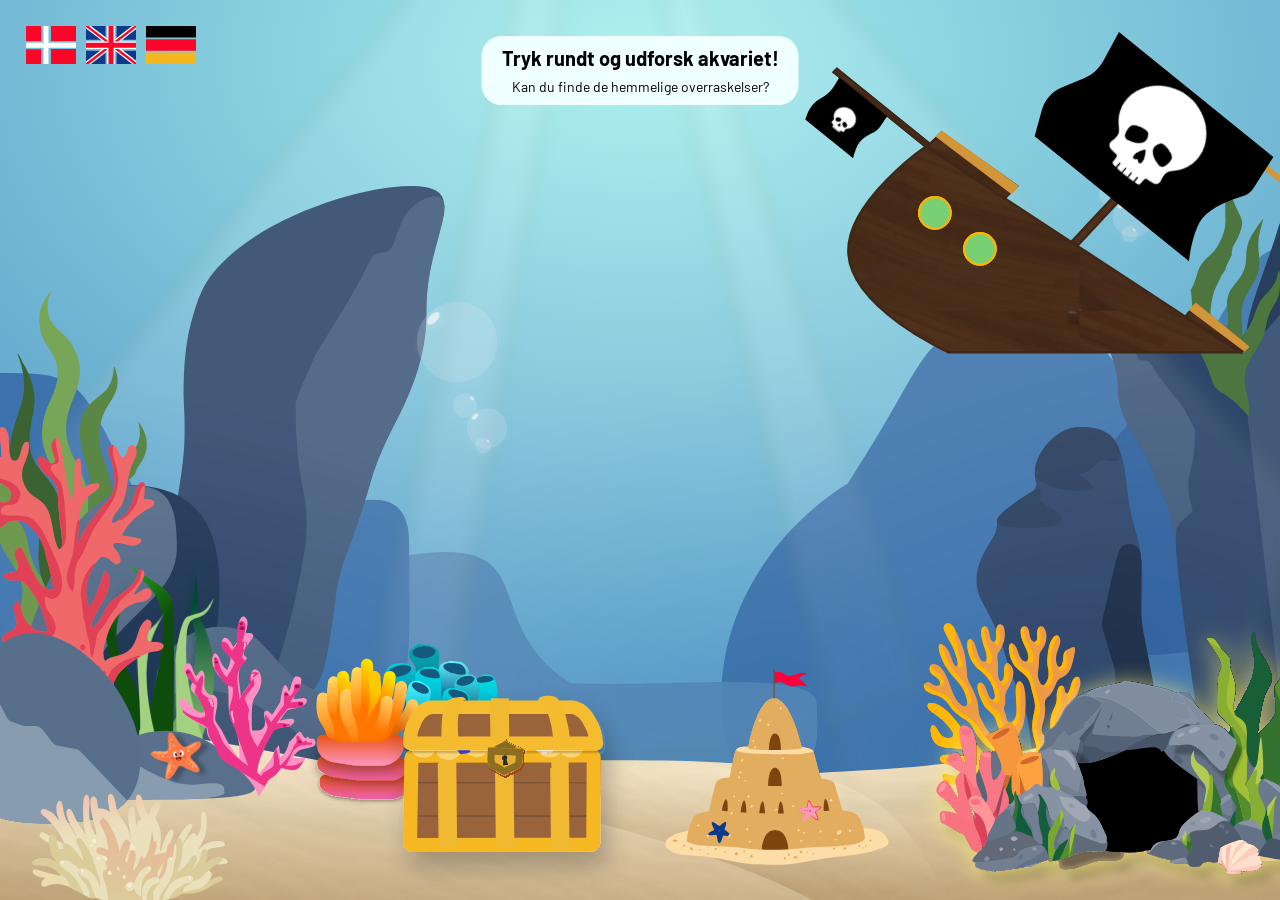
<file: index.html>
<!DOCTYPE html>
<html lang="da"> <!--Dansk-->
    <head>
        <meta charset="UTF-8">
        <meta name="viewport" content="width=device-width, initial-scale=1.0">
        <title>Storcenter Nord Akvarie</title>
        <link rel="stylesheet" href="css/style.css">
    </head>

    <body>
        <!--ikoner til at "vælge sprog", fungerer ikke i praksis-->
        <header id="sprog" class="sprog">
            <nav>
                <ul class="navbar">
                    <li><a href="#"><img src="img/dansk.svg" alt="dansk" id="dansk"></a></li>
                    <li><a href="#"><img src="img/engelsk.svg" alt="engelsk" id="engelsk"></a></li>
                    <li><a href="#"><img src="img/tysk.svg" alt="tysk" id="tysk"></a></li>
                </ul>
            </nav>
        </header>

        <main>
            <!--Introduktions boks-->
            <div class="intro-tekst"> 
                <h1>Tryk rundt og udforsk akvariet!</h1>
                <p>Kan du finde de hemmelige overraskelser?</p>
            </div>

            <!--Indholdet i akvariet-->
            <section id="scene" class="scene">
                <div class="bg">
                    <img src="img/blue_fish.svg" id="blueFish" class="fish1">
                    <img src="img/clown_fish.svg" id="clownFish" class="fish2">
                    <img src="img/green_fish.svg" id="greenFish" class="fish3">
                    <img src="img/guldfisk.svg" id="orangeFish" class="fish4">
                    <img src="img/seahorse-blue.svg" id="blueseahorse" class="fish5">
                    <img src="img/yellow_fish.svg" id="yellowFish" class="fish6">
                </div>

            <!--Link til grotten--->
                <a href="soehest.html" id="grotte-link"> 
                    <!---Billede af grotten--->
                </a>

            <!--Link til skattekisten--->
                <a href="gulkirurgfisk.html" id="skattekiste-link">
                    <img id="skattekiste" src="img/skattekiste-statisk.svg" alt="Skattekiste">
                </a>

            <!--Link til søanemonen-->
                <a href="klovnfisk.html" id="sea-anemone-link">
                    <img id="sea_anemone" src="img/sea_anemone.svg" alt="Søanemone">
                </a>

            <!---Link til sandslottet-->
                <a href="guldfisk.html" id="guldfisk-link">
                    <img id="sandslot" src="img/sandslotstatisk.svg" alt="Sandslot">
                </a>

            <!---Link til piratskib-->
                <a href="soestjerne.html" id="piratskib-link">
                    <img id="piratskib" src="img/piratskib.svg" alt="Piratskib">
                </a>
            </section>

            <div id="tooltip" class="tooltip" aria-live="polite"></div>      
        </main>

        <script src="js/script.js" defer></script>
    </body>
</html>
</file>
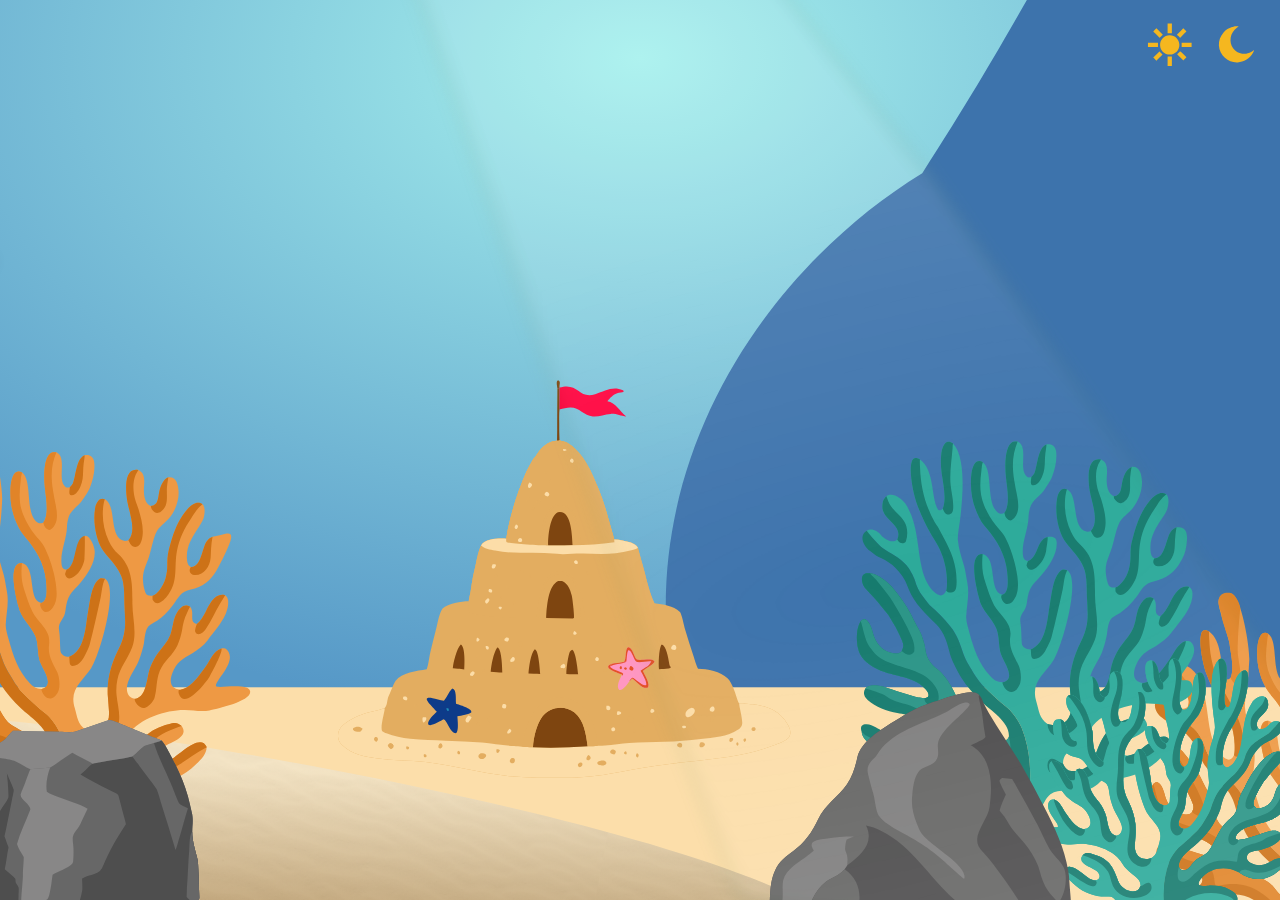
<file: guldfisk.html>
<!DOCTYPE html>

<html lang="da">
    <head>
        <meta charset="UTF-8">
        <meta name="viewport" content="width=device-width, initial-scale=1.0">
        <title>Goldies univers</title>
        <link rel="stylesheet" href="css/guldfiskstyle.css">
    </head>

    <body>
        <main>
            <img src="img/guld-dag.svg" alt="Goldies undervandsunivers" id="guld-baggrund">

            <div class="intro-tekst"> 
                <h1>Tryk rundt og udforsk akvariet!</h1>
                <p>Prøv at skifte mellem dag og nat</p>
            </div>

            <!-- Knapper til at skifte mellem dag og nat -->
            <section class="dag-nat-knapper">
                <button id="solKnap">
                    <img src="img/sun.svg" alt="Vis dag">
                </button>

                <button id="maaneKnap">
                    <img src="img/moon.svg" alt="Vis nat">
                </button>
            </section>

            <section id="scene" class="scene">
                <img src="img/guldfisk.svg" class="fish" alt="guldfisken svømmer">
                <img src="img/guldfisk.svg" class="fish" alt="guldfisken svømmer">
                <img src="img/guldfisk.svg" class="fish" alt="guldfisken svømmer">
            </section>

            <!--Link tilbage til main background-->
            <a href="index.html" class="main-link">← Tilbage til akvariet</a>

            <!--Spørgsmålstegn der kun vises om natten-->
            <button id="nat-knap" aria-label="Information om natten" hidden>
            <span class="spoergsmålstegn">?</span>
            </button>

            <!--Faktaboks om guldfisken-->
            <div id="nat-info" class="info-boks" hidden>
                <button id="luk-nat-info" aria-label="Luk">X</button>
                <h2>Vidste du det?</h2>
                <p>En guldfisk sover med åbne øjne!</p>
            </div>
        </main>
        <script src="js/guldfisk.js"></script>
    </body>
</html>
</file>
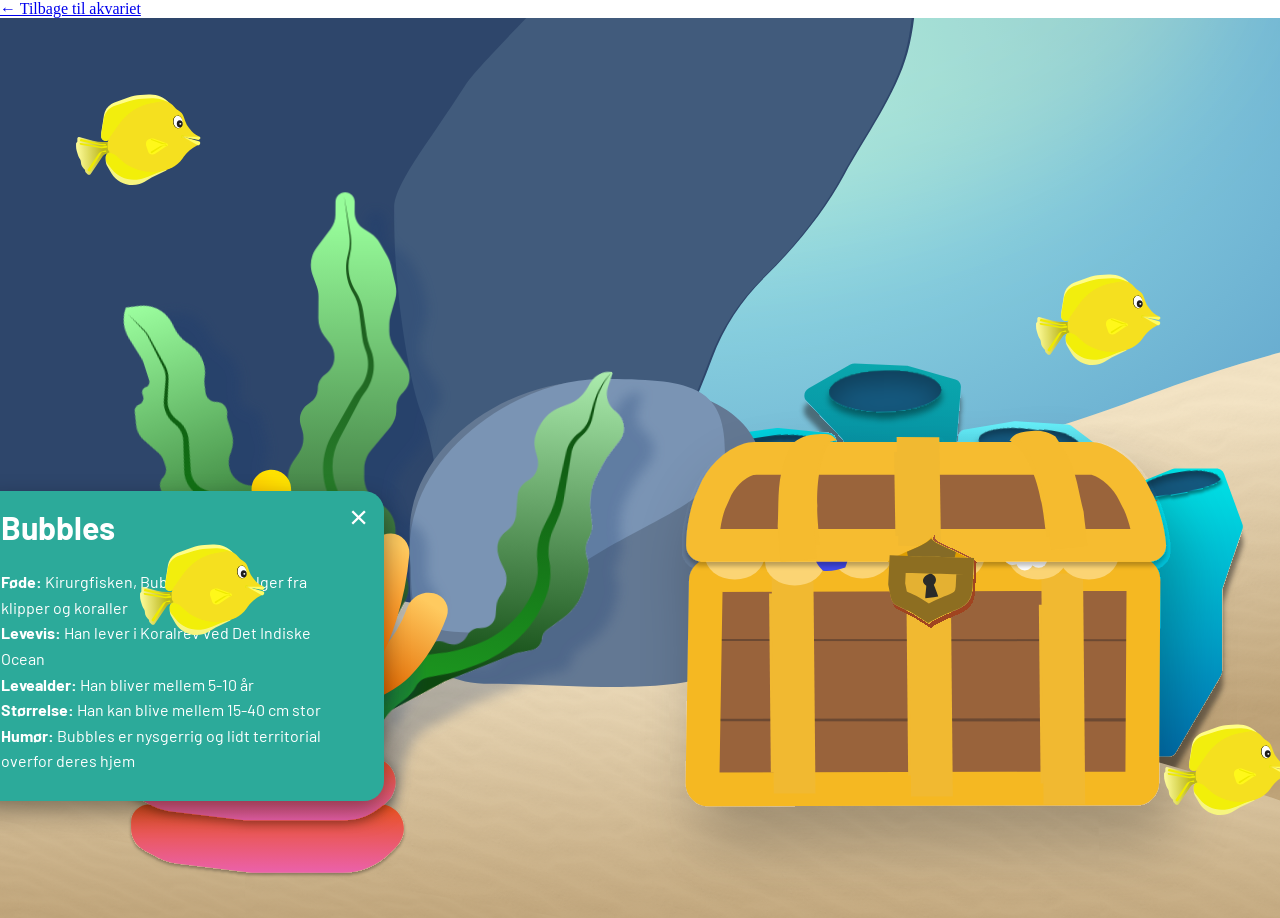
<file: gulkirurgfisk.html>
<!DOCTYPE html>
<html lang="en">
     <head>
     <meta charset="UTF-8">
     <meta name="viewport" content="width=device-width, initial-scale=1.0">
     <title>Bubbles Univers</title>
     <link rel="preconnect" href="https://fonts.googleapis.com">
          <link rel="preconnect" href="https://fonts.gstatic.com" crossorigin>
          <link href="https://fonts.googleapis.com/css2?family=Barlow:wght@400;600;700&display=swap" rel="stylesheet">
     <link rel="stylesheet" href="css/gulkirurgfiskstyle.css">
     </head>

     <body>
          <main>
               <!--Link tilbage til main background-->
               <a href="index.html" class="main-link">← Tilbage til akvariet</a>

               <div id="info-gulkirurgfisk">
                    <button id="luk-info" class="luk-knap" aria-label="Luk"></button>
                    <h1 id="fisk-navn"></h1>
                    <p><strong>Føde:</strong> <span id="fisk-foede"></span></p>
                    <p><strong>Levevis:</strong> <span id="fisk-levevis"></span></p>
                    <p><strong>Levealder:</strong> <span id="fisk-levealder"></span></p>
                    <p><strong>Størrelse:</strong> <span id="fisk-stoerrelse"></span></p>
                    <p><strong>Humør:</strong> <span id="fisk-humoer"></span></p>
               </div>

               <img src="img/kirurgfisk-background.svg" 
                    alt="Kirurgfiskens Univers"
                    id="kirurgfisk-baggrund"
                    aria-label="Kirurgfiskens Univers">

               <img src="img/skattekiste-statisk.svg" 
                    alt="Skattekiste" 
                    id="skattekiste">   

               <div id="fiskeSamling">
                    <img src="img/yellow_fish.svg" alt="fisk1" class="gulfisk fisk1">
                    <img src="img/yellow_fish.svg" alt="fisk2" class="gulfisk fisk2">
                    <img src="img/yellow_fish.svg" alt="fisk3" class="gulfisk fisk3">
                    <img src="img/yellow_fish.svg" alt="fisk4" class="gulfisk fisk4">
               </div>
          </main>
          <script src="js/gulkirurgfisk.js" defer></script>  
     </body>
</html>
</file>
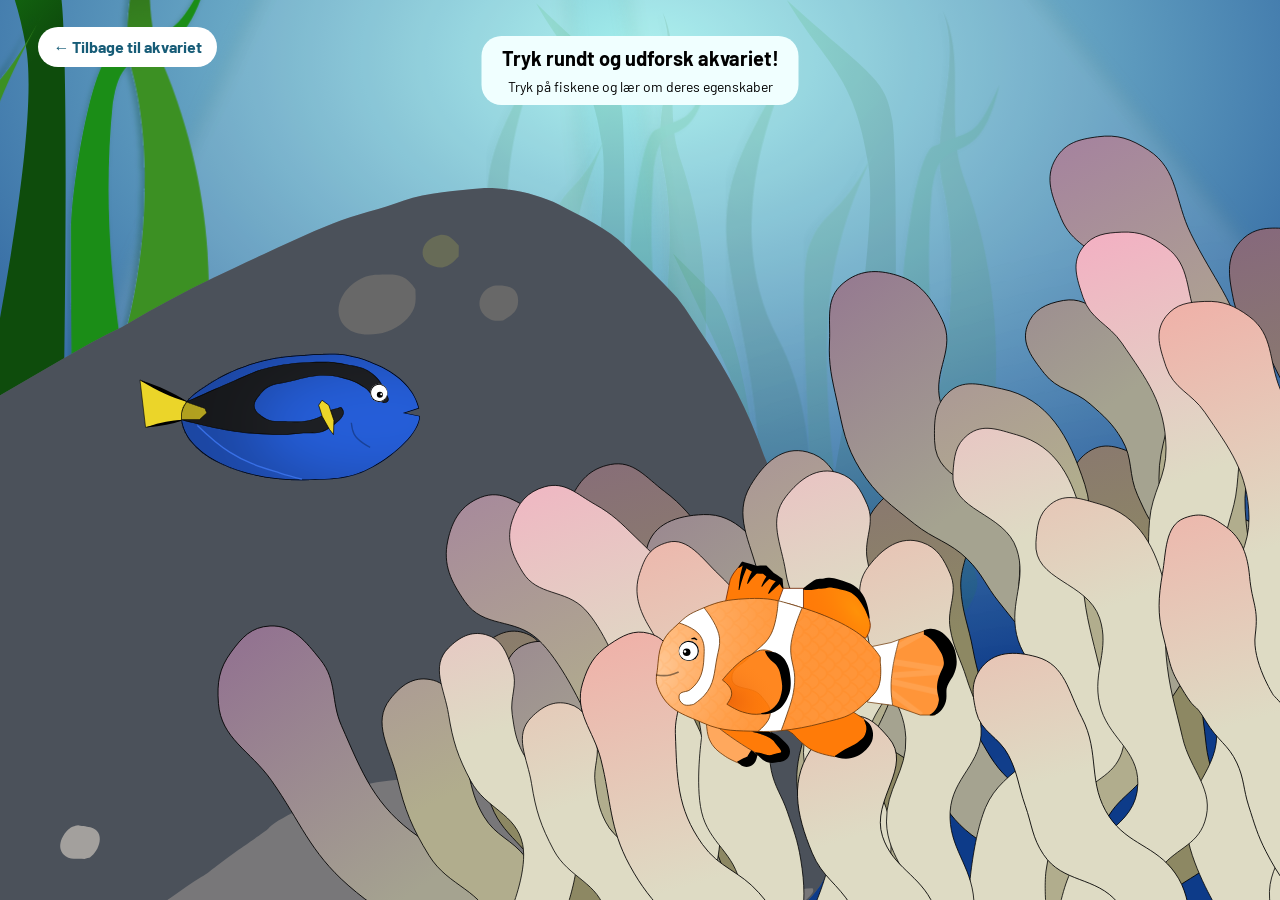
<file: klovnfisk.html>
<!DOCTYPE html>
<html lang="da">

    <head>
        <meta charset="UTF-8">
        <meta name="viewport" content="width=device-width, initial-scale=1.0">
        <title>Sea Anemone</title>
        <link rel="stylesheet" href="css/style.css">
        <link rel="stylesheet" href="css/klovnfisk.css">
    </head>

    <body>
        <main>
            <section id="sea-anemone-scene" class="scene sea-anemone-scene">
                <div class="sea-anemone-bg">
                    <img src="img/blue_fish.svg" id="Palettkirurg" class="klovnfisk1" alt="blå fisk">
                    <img src="img/clown_fish.svg" id="Klovnfisk" class="klovnfisk2" alt="klovnfisk">
                </div>

                <!--Link tilbage til main background-->
                <a href="index.html" class="main-link">← Tilbage til akvariet</a>

                <!-- Infotekst øverst-->
                <div class="intro-tekst"> 
                    <h1>Tryk rundt og udforsk akvariet!</h1>
                    <p>Tryk på fiskene og lær om deres egenskaber</p>
                </div>

                <!-- Talebobler-->
                <div id="blue-fish-info" class="blue-fish-info" hidden>
                    <p>Av! Søanemoner er giftige! Dem kan jeg ikke røre ved...</p>
                </div>

                <div id="clown-fish-info" class="clown-fish-info" hidden>
                    <p>Jeg er en klovnfisk! Jeg bor i søanemoner, fordi de beskytter mig mod rovdyr.</p>
                </div>

            </section>

            <div id="tooltip" class="tooltip" aria-live="polite"></div>
        </main>

        <script src="js/klovnfisk.js"></script>
    </body>
</html>
</file>
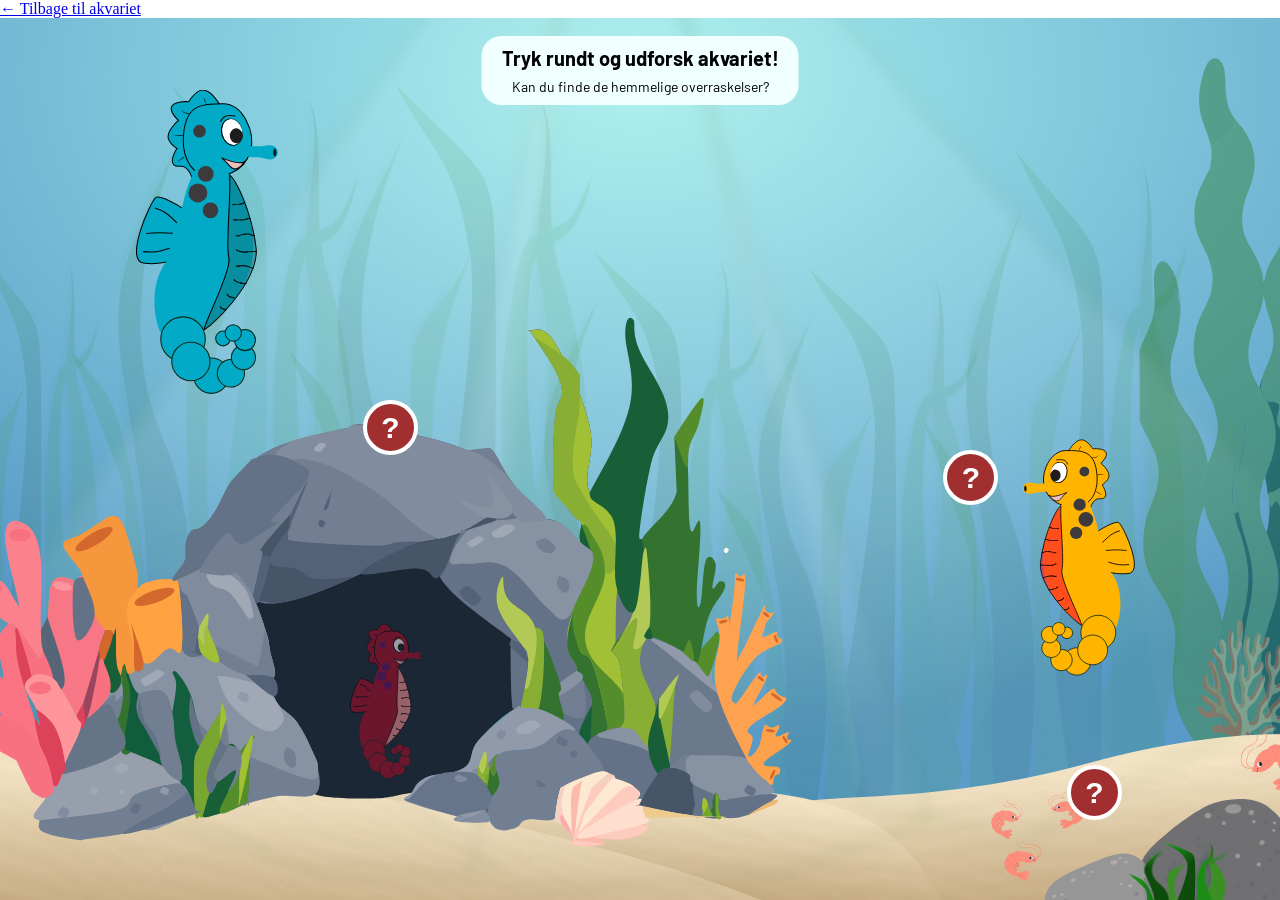
<file: soehest.html>
<!DOCTYPE html>
<html lang="da">

    <head>
        <meta charset="UTF-8">
        <meta name="viewport" content="width=device-width, initial-scale=1.0">
        <title>Sheldons univers</title>
        <link rel="stylesheet" href="css/soehest.css">
    </head>

    <body>
        <main>
            <!--Link tilbage til main background-->
            <a href="index.html" class="main-link">← Tilbage til akvariet</a>

            <!--INTRODUKTION TIL BØRN-->
            <div class="intro-tekst"> 
                <h1>Tryk rundt og udforsk akvariet!</h1>
                <p>Kan du finde de hemmelige overraskelser?</p>
            </div>

            <!--SHELDONS UNIVERS-->
            <img src="img/UNIVERSET.svg" alt="Sheldons undervandsunivers" class="baggrund">

            <!--SHELDON-->
            <img src="img/soehest-blue.svg" alt="Sheldon den blå søhest" id="sheldon">
            
            <!--SHELDONS TALEBOBLE-->
            <div id="sheldon-info" class="sheldon-boble" hidden>
                <button id="luk-sheldon" aria-label="Luk taleboble">X</button>
                <h2 class="sheldon-overskrift">Hej, jeg hedder Sheldon!</h2>
                <p class="sheldon-velkommen">Velkommen til mit undervandsunivers!</p>
                <p>Jeg elsker at danse rundt i vandet!</p>
            </div>

            <!--KLIKBART OMRÅDE VED GUL SØHEST-->
            <button id="gul-soehest-knap" aria-label="Information om søheste">
                <span class="spørgsmålstegn">?</span>
            </button>

            <div id="gul-soehest-info" class="info-boks" hidden>
                <button id="luk-gul-soehest" aria-label="Luk">X</button>
                <h2>Vidste du det?</h2>
                <p>Levealderen er 1-5 år</p>
                <p>Søheste kan blive mellem 15 og 40 cm lange, afhængigt af arten</p>
            </div>

            <!--KLIKBART OMRÅDE VED REJERNE-->
            <button id="reje-knap" aria-label="Information om søheste" >
                <span class="spørgsmålstegn">?</span>
            </button>

            <!--INFORMATION OM SØHESTE-->
            <div id="reje-info" class="info-boks" hidden>
                <button id="luk-info" aria-label="Luk information">X</button>
                <h2>Vidste du det om søheste?</h2>
                <p>Vidste du, at søheste ikke har tænder? De suger deres mad ind gennem deres lange snude!</p>
                <p>Derudover ELSKER de rejer</p> 
            </div>

            <!--KLIKBART OMRÅDE VED GROTTEN-->
            <button id="grotte-knap" aria-label="Information om den røde søhest" >
                <span class="spørgsmålstegn">?</span> 
            </button>

            <!--INFORMATION OM SØHESTE VED GROTTEN-->
            <div id="grotte-info" class="info-boks" hidden>
                <button id="luk-grotte" aria-label="Luk information">X</button>
                <h2>Vidste du det om søheste?</h2>
                <p>Søheste er mestre i at gemme sig! De kan kamuflere sig og tilpasse deres farver til omgivelserne</p>
                <p>På den måde kan de skjule sig for fjender og næsten blive usynlige</p>
            </div>
        </main>
        <script src="js/soehest.js"></script>
    </body>
</html>
</file>
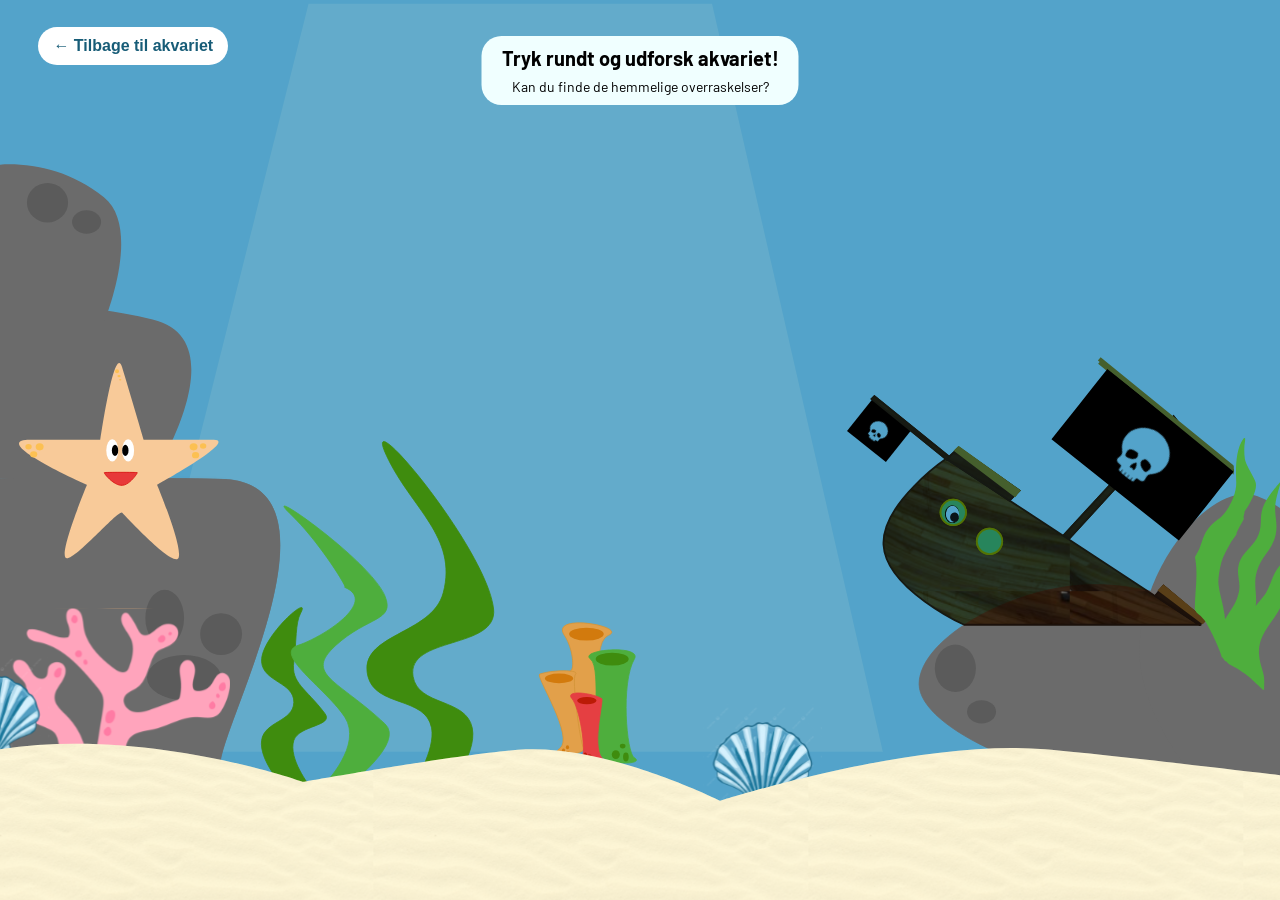
<file: soestjerne.html>
<!DOCTYPE html>
<html lang="en">
    <head>
        <meta charset="UTF-8">
        <meta name="viewport" content="width=device-width, initial-scale=1.0">
        <title>peaches univers</title>
        <link rel="stylesheet" href="css/soestjerne.css">
    </head>

    <body>
        <main>
            <!-- knap tilbage til forsiden-->
            <a href="index.html" class="tilbage-knap"> ← Tilbage til akvariet</a>
     
        <!--INTRODUKTION TIL BØRN-->
            <div class="intro-tekst"> 
                <h1>Tryk rundt og udforsk akvariet!</h1>
                <p>Kan du finde de hemmelige overraskelser?</p>
            </div>

            <!--Baggrund-->
            <img src="img/soestjerne-univers.svg" alt="Søstjernens Univers" class="baggrund">

            <!--Søstjerne-->
            <img src="img/soestjerne1.svg" alt="Soestjerne" id="soestjerne"> 

            <!--info om søstjerner ved klik på musling-->
            <div id="info-ved-musling" class="info-om-soestjerner" hidden>
                <button id="luk-info" aria-label="luk info">x</button>>
                <h2>Vidste du?</h2>
                <p> Søstjerner er rovdyr og de elsker blåmuslinger</p>
            </div>
        </main>
        <script src="js/soestjerne.js"></script>
    </body>
</html>
</file>
<file: css/style.css>
/* Barlow font import */
@import url('https://fonts.googleapis.com/css2?family=Barlow:ital,wght@0,100;0,200;0,300;0,400;0,500;0,600;0,700;0,800;0,900;1,100;1,200;1,300;1,400;1,500;1,600;1,700;1,800;1,900&display=swap');

/* Reset CSS */
* {
   padding: 0;
   margin: 0;
   box-sizing: border-box;
   position: relative;
}

/*Infoboks øverst*/
.intro-tekst {
   position: absolute;
   top: 4%;
   left:50%;
   transform: translateX(-50%);

   background-color: azure;
   padding: 10px 20px;
   border-radius: 20px;

   text-align: center;
   font-family: "Barlow", sans-serif;
   font-weight: 400;
   font-style: normal;
   z-index: 10;
}

h1 {
   font-size: 20px;
   margin-bottom: 8px;
}

h2 {
   font-size: 16px;
   margin-bottom: 15px;
}

p {
   font-size: 14px;
}

:root {
   --font-body: "Barlow", sans-serif;
   --fish-w: 200px;
}

.navbar {
   display: flex;
   align-items: center;
   gap: 10px; 
   z-index: 1000;
   list-style: none; 
}

.navbar img {
   width: 50px;
}

header {
   width: 100%;
   display: flex;
   gap: 2%;
   flex-direction: row;
   justify-content: space-between;
   align-items: left;
   position: fixed; 
   padding: 2%; 
   z-index: 1;
}
.scene {
   position: relative;
   height: 100vh;
   width: 100vw;
   overflow: hidden;
   background: transparent;
}

.bg {
   position: absolute;
   inset: 0; 
   width: 100%;
   height: 100%;
   background: url(../img/main-background-2.svg);
   background-size: cover;
   background-position: center;
   background-repeat: no-repeat;
}

@keyframes animateBg {
   0%   { background-position-x: 0; }
   100% { background-position-x: -100vw; }
}

.fish1,
.fish2,
.fish3,
.fish4,
.fish5,
.fish6 {
   position: absolute;
   width: var(--fish-w);
   max-width: 28vw;
   z-index: 1;
   cursor: pointer; 
}

.fish1 {
   bottom: 5vh;
   left: -30vw; 
   animation: fish1 12s linear infinite;
   width: 400px;
   max-width: 100%;
   z-index: 10;
}

@keyframes fish1 {
   0%   { transform: translateX(0) rotateY(0deg); }
   100% { transform: translateX(130vw) rotateY(0deg); }
}

.fish2 {
   bottom: 40vh;
   left: -30vw; 
   animation: fish2 15s linear infinite;
   width: 400px;
   max-width: 100%;
   z-index: 10;
}

@keyframes fish2 {
   0%   { transform: translateX(0) rotateY(0deg); }
   100% { transform: translateX(130vw) rotateY(0deg); }
}

.fish3 {
   bottom: 60vh;
   left: -30vw; 
   animation: fish3 9s linear infinite;
   z-index: 10;
}

@keyframes fish3 {
   0%   { transform: translateX(0) rotateY(180deg); }
   100% { transform: translateX(130vw) rotateY(180deg); }
}

.fish4 {
   bottom: 25vh;
   left: -40vw;
   animation: fish4 12s linear infinite;
   width: 250px;
   z-index: 10;
}

@keyframes fish4 {
   0%   { transform: translateX(0) rotateY(180deg); }
   100% { transform: translateX(180vw) rotateY(180deg); }
}

.fish5 {
   bottom: 10vh;
   left: -75vw;
   animation: fish5 16s linear infinite;
   width: 150px;
   z-index: 10;
}

@keyframes fish5 {
   0%   { transform: translateX(0) rotateY(180deg); }
   100% { transform: translateX(300vw) rotateY(180deg); }
}

.fish6 {
   bottom: 10vh;
   left: -75vw;
   animation: fish6 14s linear infinite;
   width: 200px;
   z-index: 10;
}

@keyframes fish6 {
   0%   { transform: translateX(0) rotateY(0deg); }
   100% { transform: translateX(300vw) rotateY(0deg); }
}

.tooltip {
   position: fixed;
   right: 16px;
   bottom: 16px;
   background-color: rgba(0, 0, 0, 0.85);
   color: #fff;
   padding: 10px 12px;
   border-radius: 8px;
   font-size: 14px;
   line-height: 1.35;
   max-width: min(320px, 90vw);
   opacity: 0; /* usynlig fra start */
   transform: translateY(8px);
   transition: opacity 0.25s ease, transform 0.25s ease;
   pointer-events: none; 
   z-index: 1000;
}

.tooltip.is-visible {
   opacity: 1;
   transform: translateY(0);
}

/* SHELDONS UNIVERS */
.grotte-link {
   position: absolute;
   right: 2%;
   bottom: 2%;
   width: 18%;
   height: 16%;
   z-index: 10;
   cursor: pointer;
}

/* Kirurgfisk univers*/
#skattekiste-link {
   position: absolute;
   bottom: 1%;        /* ret til dine egne værdier */
   left: 30%;
   width: 250px;      /* her bestemmer du kistens størrelse */
   display: block;
   z-index: 10;
}

#skattekiste {
   width: 100%;       /* fylder linket ud */
   height: auto;      /* beholder de rigtige proportioner */
   display: block;
   transition: transform 0.3s ease;
}

#skattekiste.aktiv {
   transform: scale(1.1);
}

/* Sø anemone univers */
#sea-anemone-link {
   position: absolute;
   left: 2%;
   bottom: 2%;
   width: 18%;
   height: 16%;
   z-index: 10;
   cursor: pointer;
}

/* søstjerne univers */
.piratskib-link {
   position:absolute;
   right: 2%;
   bottom: 2%;
   width: 18%;
   height: 16%; 
   z-index: 10;
   cursor: pointer; 
}

#piratskib-link {

   position: absolute;
   bottom: 60%;        
   left: 45%;
   width: 250px;      
   display: block;
   z-index: 10;

   width: 100%;       /* fylder linket ud */
   height: auto;      /* beholder de rigtige proportioner */
   display: block;
   transition: transform 0.3s ease;
}
  
#piratskib.aktiv {
   transform: scale(1.1);
}

/*Guldfisk univers*/

#guldfisk-link {
   position: absolute;
   bottom: 2%;
   left: 49%;
   width: 300px;
   display: block;
   z-index: 10;
}

#sandslot {
   width: 100%;
   height: auto;
   display: block;
   transition: transform 0.3s ease;
}

#sandslot.aktiv {
   transform: scale(1.1);
}

#sea_anemone {
   width: 100%;       
   height: auto;      
   display: block;
   transition: transform 0.3s ease;
}

#sea_anemone.aktiv {
   transform: scale(1.1);
}

/* Klovnfisk univers */
.klovnfisk1,
.klovnfisk2 {
   position: absolute;
   width: 900px;
   max-width: 100%;
   z-index: 1;
   cursor: pointer;
}

.klovnfisk1 {
   bottom: 20vh;
   left: 2vw;
}

.klovnfisk2 {
   bottom: 5vh;
   right: 2.5vw;
   transform: rotateY(180deg);
}
</file>
<file: css/guldfiskstyle.css>
@import url('https://fonts.googleapis.com/css2?family=Barlow:ital,wght@0,100;0,200;0,300;0,400;0,500;0,600;0,700;0,800;0,900;1,100;1,200;1,300;1,400;1,500;1,600;1,700;1,800;1,900&display=swap');
/* GOLDIES UNIVERS */
* {
    margin: 0;
    padding: 0;
    box-sizing: border-box;
}
/* Fjern scrolling */
html, body {
    width: 100%;
    height: 100%;
    overflow: hidden;
}
/*HELE SKÆRMEN*/
.main {
   width: 100vh;
   height: 100dvh;
   overflow: hidden;
   position: relative;
}

#guld-baggrund {
    display: block;
    width: 100%;
    height: 100%;
    object-fit: cover;
    position: absolute;
    object-position: center bottom;
}
/* styler det element, hvori dag og nat-knapperne er placeret */
.dag-nat-knapper {
    position: fixed;
    top: 20px;
    right: 20px;
    display: flex;
    gap: 15px;
    z-index: 100;
}
/* styler sol og måne knapperne */
.dag-nat-knapper button {
    background: none;
    border: none;
    padding: 0;
    cursor: pointer;
}
/* styler kun selve billede i knappen */
.dag-nat-knapper img {
    width: 50px;
    display: block;
}
/*Styling af fiskene (kan justeres efter behov */
.scene {
    position: absolute;
    top: 0;
    left: 0;
    width: 100%;
    height: 100%;
    overflow: hidden;
}
.fish {
    position: absolute;
    width: 140px;
    left: -120px;
}

/*TILBAGE KNAP*/
.tilbage-knap {
    position: absolute;
    top:3%;
    left:3%;
    z-index: 50;

    background-color: white;
    color:#175C77;
    border-radius: 25px;

    font-family: "Barlow", sans-serif;
    font-weight: 700;
    font-style: normal;
    font-size: 16px;
    text-decoration: none;

    padding: 10px 15px;}

/* SPØRGSMÅLSTEGN OM NATTEN */
#nat-knap {
    position: absolute;
    right: 22%;
    top: 50%;

    border: none;
    z-index: 10;
    cursor: pointer;
    background: transparent;
    padding: 0;
}

/* DESIGN AF SPØRGSMÅLSTEGN */
.spoergsmålstegn {
    display: flex;
    justify-content: center;
    align-items: center;

    width: 55px;
    height: 55px;

    color: white;
    background-color: #a12f2f;
    border: 4px solid white;
    border-radius: 50%;

    font-size: 30px;
    font-weight: bold;
}

/* FAKTABOKS */
.info-boks {
    position: absolute;
    left: 50%;
    bottom: 20%;
    width: 320px;
    max-width: 90%;
    padding: 20px;
    background-color: white;
    border-radius: 20px;
    z-index: 20;
    font-family: "Barlow", sans-serif;
}

/* SKJULER ELEMENTER MED HIDDEN */
#nat-knap[hidden],
#nat-info[hidden] {
    display: none;
}
/* AFSTAND MELLEM OVERSKRIFT OG TEKST */
.info-boks h1 {
    margin-bottom: 15px;
}
/* AFSTAND MELLEM TEKSTAFSNIT */
.info-boks p + p {
    margin-top: 20px;
}
/* denne styling placerer spørgsmålstegnet om natten */
#nat-knap {
    position: absolute;
    top: 50%;
    right: 50%;
    border: none;
    background: transparent;
    padding: 0;
    cursor: pointer;
    z-index: 10;
}
</file>
<file: css/gulkirurgfiskstyle.css>
@import url('https://fonts.googleapis.com/css2?family=Barlow:ital,wght@0,100;0,200;0,300;0,400;0,500;0,600;0,700;0,800;0,900;1,100;1,200;1,300;1,400;1,500;1,600;1,700;1,800;1,900&display=swap');

/* Reset CSS */

/* KIRURGFISKENS UNIVERS */

* {
    margin: 0;
    padding: 0;
    box-sizing: border-box;
}

/* Fjern scrolling */
html, body {
    width: 100%;
    height: 100%;
    overflow: hidden;
}

/*HELE SKÆRMEN*/
.main {
   width: 100vh;
   height: 100dvh;
   overflow: hidden;
   position: relative;
}

#kirurgfisk-baggrund {
    display: block;
    width: 100%;
    height: 100%;
    object-fit: cover;
    position: absolute;
    object-position: center bottom;
}

/*FÆLLES DESIGN TIL ALLE FAKTABOKSE*/
#info-gulkirurgfisk {
    position: absolute;
    right: 70%;
    bottom: 11%;

    width: 410px;
    padding: 27px;
    max-width: 90%;

    background-color:#2CAA9A;
    border-radius: 20px;
    z-index: 10;
    font-family: "Barlow", Arial, Helvetica, sans-serif;
    line-height: 1.6;
    box-shadow: 0 10px 24px rgba(0, 0, 0, 0.4);
    color: #ffff
}

#fisk-navn {
  margin-top: -16px;
  margin-bottom: 16px;
  color: #ffff
}



#skattekiste {
    position: absolute;
    bottom: 0;
    left: 50%;
    width: 600px; 
    height: auto;
}

#skattekiste.aktiv {
  transform: scale(1.2);
   bottom: 120px;
   left: 48%;
}

#fiskeSamling {
  position: absolute;
  inset: 0;
  pointer-events: none;   /* fiskene må ikke blokere for musen over kisten */
}

.gulfisk {
  position: absolute;
  width: 150px;
  transition: translate 2s ease-in-out;
  z-index: 20;
}

.fisk1 { top: 10%; left: 5%; }
.fisk2 { top: 30%; left: 80%; }
.fisk3 { top: 60%; left: 10%; }
.fisk4 { top: 80%; left: 90%; }

/* Fiskene kan klikkes */
.gulfisk {
  pointer-events: auto;  
  cursor: pointer;        /* musen bliver til en hånd */
}

/* Infoboksen er skjult til at starte med */
#info-kirurgfisk {
  opacity: 0;
  visibility: hidden;
  transform: scale(0.9);
  transition: opacity 0.3s ease, transform 0.3s ease, visibility 0.3s;
}

/* Når klassen "synlig" er på, popper den frem */
#info-gulkirurgfisk.synlig {
  opacity: 1;
  visibility: visible;
  transform: scale(1);
  z-index: 30;
}

/* Lukkeknappen i hjørnet */
.luk-knap {
  position: absolute;
  top: 10px;
  right: 16px;
  border: none;
  background: none;
  color: #fff;
  font-size: 2rem;
  line-height: 1;
  cursor: pointer;
}

.luk-knap::after {
  content: "×";
}


/*TILBAGE KNAP*/
.tilbage-knap {
    position: absolute;
    top:3%;
    left:3%;
    z-index: 50;

    background-color: white;
    color:#175C77;
    border-radius: 25px;

    font-family: "Barlow", sans-serif;
    font-weight: 700;
    font-style: normal;
    font-size: 16px;
    text-decoration: none;

    padding: 10px 15px;}
</file>
<file: css/klovnfisk.css>
.sea-anemone-bg {
    position: absolute;
    inset: 0;
    width: 100%;
    height: 100%;
    background: url(../img/sea_anemone_bg.svg);
    background-size: cover;
    background-position: center;
    background-repeat: no-repeat;
}

.main-link {
    position: absolute;
    top: 3%;
    left: 3%;
    z-index: 50;
    background-color: white;
    color: #175C77;
    border-radius: 25px;
    font-family: "Barlow", sans-serif;
    font-weight: 700;
    font-style: normal;
    font-size: 16px;
    text-decoration: none;
    padding: 10px 15px;
}

.blue-fish-info {
    position: absolute;
    top: 30vh;
    left: 30vw;
    width: min(320px, 90%);
    padding: 20px;
    background: white;
    border-radius: 20px;
    z-index: 20;
    font-family: "Barlow", sans-serif;
    font-weight: 400;
    font-style: normal;
}

.blue-fish-info[hidden] {
    display: none;
}

.clown-fish-info {
    position: absolute;
    top: 40vh;
    left: 60vw;
    width: min(320px, 90%);
    padding: 20px;
    background: white;
    border-radius: 20px;
    z-index: 20;
    font-family: "Barlow", sans-serif;
    font-weight: 400;
    font-style: normal;
}

.clown-fish-info[hidden] {
    display: none;
}
</file>
<file: css/soehest.css>
@import url('https://fonts.googleapis.com/css2?family=Barlow:ital,wght@0,100;0,200;0,300;0,400;0,500;0,600;0,700;0,800;0,900;1,100;1,200;1,300;1,400;1,500;1,600;1,700;1,800;1,900&display=swap');

/* FJERNER STANDARTAFSTANDE*/
* {
    margin: 0;
    padding: 0;
    box-sizing: border-box;
}

/* Fjern scrolling - GØR SIDEN LIGESÅ STOR SOM SKÆRMEN */
html, body {
    width: 100%;
    height: 100%;
    overflow: hidden;
}

/*HELE UNDERVANDSUNIVERSET*/
main {
   width: 100%;
   height: 100dvh;
   overflow: hidden;
   position: relative; /*UDGANGSPUNKT FOR ELEMENTERNES PLACERING*/
}

/*BAGGRUNDSBILLEDET FYLDER HELE SKÆRMEN*/
.baggrund {
    display: block;
    width: 100%;
    height: 100%;
    object-fit: cover; /*FYLDER OMRÅDET UDEN AT FORVRÆNGE BILLEDET*/
    position: absolute;
    object-position: center bottom;
}




/*INTRODUKTION TIL BØRN*/
.intro-tekst {
    position: absolute;
    top: 4%;
    left:50%;
    transform: translateX(-50%); /*CENTRERER BOKSEN VANDRET*/

    background-color: azure;
    padding: 10px 20px;
    border-radius: 20px;

    text-align: center;
    font-family: "Barlow", sans-serif;
    font-weight: 400;
    font-style: normal;
    z-index: 10; /*PLACERER BOKSEN FORAN BAGGRUNDEN*/
}

/*OVERSKRIFTEN I INTORDUKTION*/
.intro-tekst h1 {
    font-size: 20px;
    margin-bottom: 8px;
}

/*TEKSTEN UNDER OVERSKRIFTEN*/
.intro-tekst p {
    font-size: 14px;
}



/*SPØRGSMÅLSTEGN OG KNAPPER*/
/*FÆLLES STYLING TIL DE 3 KLIKBARE OMRRÅDER*/
#reje-knap,
#grotte-knap,
#gul-soehest-knap {
    position: absolute;
    border: none; /*FJERNER STANDARTKANTEN*/
    z-index: 10;
    cursor: pointer; /*VISER EN HÅND VED HOVER*/
    background: transparent;
    padding: 0;
}

/*KLIKBART OMRÅDE VED REJERNE*/
#reje-knap {
    right: 2%;
    bottom: -5%;
    width: 25%;
    height: 20%;

    display: flex;
    justify-content: center; /*CENTRERER ? VANDRET*/
    align-content: flex-end; /*PLACERER DET NEDERST*/
}

/*KLIKBART OMRÅDE VED GROTTEN*/
#grotte-knap {
    left: 3%;
    bottom: 25%;
    width: 55%;
    height: 55%;

    display: flex;
    justify-content: center; /*CENTRERER ? VANDRET*/
    align-items: center;
}

/*SPØRGSMÅLSTEGN VED DEN GULE SØHEST*/
#gul-soehest-knap {
    top: 50%;
    right: 22%;
}

/*ALLE 3 SPØRGSMÅLSTEGN HAR SAMME DESIGN*/
.spørgsmålstegn {
    display: flex;
    justify-content: center;
    align-items: center;

    width: 55px;
    height: 55px;
    min-height: 55px;
    min-width: 55px;
    flex-shrink: 0;


    color: white;
    background-color: #a12f2f;
    border: 4px solid white;
    border-radius: 50%; /*GØR SPØRGSMÅLSTEGNET RUNDT*/

    font-size: 30px;
    font-weight: bold;
}



/*FAKTABOKSE*/
/*FÆLLES DESIGN TIL ALLE FAKTABOKSE*/
.info-boks {
    position: absolute;
    right: 5%;
    bottom: 18%;

    width: 320px;
    padding: 20px;
    max-width: 90%;

    background-color:white;
    border-radius: 20px;
    z-index: 20;
    font-family: "Barlow", sans-serif;
    font-weight: 400;
    font-style: normal;;
}

/*SKJULER FAKTABOKSE OG SHELDONS TALEBOBLE, NÅR HTML ATTRIBUTTEN HIDDEN ER TIL STEDE*/
.info-boks[hidden],
#sheldon-info[hidden] {
    display: none;
}

/*AFSTAND MELLEM OVERSKRIFT OG TEKST*/
.info-boks h2 {
    margin-bottom: 15px;
}

/*AFSTANDEN MELLEM DE 2 TEKSTFSNIT*/
.info-boks p + p {
    margin-top: 20px;
}

/*FAKTABOKS VED GROTTEN*/
#grotte-info {
    left:35%;
    right: auto;
    bottom: 40%;
}

/*FAKTABOKS VED DEN GULE SØHEST*/
#gul-soehest-info {
    top: 25%;
    left: 65%;
    width: 280px;

    bottom: auto;
    right: auto;
}



/*LUKKEKNAPPER X*/
/*ALLE KRYDSER HAR SAMME STYLING - DERFOR KAN MAN SKRIVE KODEN EN GANG*/
#luk-info,
#luk-grotte,
#luk-gul-soehest,
#luk-sheldon {
    position: absolute;
    top: 10px;
    right: 12px;

    border: none;
    background: transparent;
    font-size: 20px;
    cursor: pointer;
}


/*SHELDONS PLACERING*/
/*SHELDON STARTER ØVERST TIL VENSTRE*/
#sheldon {
    position: absolute;
    width: 150px;
    z-index: 30;
    top:10%;
    left: 10%;

    /*DETTE SPEJLVENDER HAM*/
    transform: scaleX(-1);

    transition: top 2s ease-in-out, left 2s ease-in-out; /*AT SHELDON BEVÆGER SIG GLIDENDE MELLEM FORSKELLIGE POSITIONER*/
}

/*SHELDONS PLACERINGER VED SPØRGSMÅLSTEGNENE*/
/*SHELDON SVØMMER HEN TIL GROTTEN*/
#sheldon.ved-grotten {
    top: 50%;
    left: 20%;
}

/*SHELDON SVØMMER HEN TIL REJERNE*/
#sheldon.ved-rejerne {
    top: 55%;
    left: 65%;
}

/*SHELDON SVØMMER HEN TIL SØHEST*/
#sheldon.ved-gul-soehest {
    top: 40%;
    left: 65%;
}

/*SHELDONS ANIMATIONER*/
/*ANIMATION AF SHELDON OG BESTEMMELSE AF HVORDAN HAN SVØMMER*/
.svommer {
    animation: svomme 2s ease-in-out infinite;
}

@keyframes svomme {
    0%, 100% { transform: translateY(0); 
    }

    50% { transform: translateY(-30px); 
    }
}

/*SHELDON VIPPER, NÅR HAN ER VED ET AF DE 3 OMRÅDER*/
/*SHELDON VIPPER MENS HAN SVØMMER*/
#sheldon.ved-rejerne,
#sheldon.ved-gul-soehest,
#sheldon.ved-grotten {
    animation: sheldon-vipper 1s ease-in-out infinite alternate;
}

@keyframes sheldon-vipper {
    from { 
        rotate: -8deg;
    }

    to {
        rotate: 8deg;
    }
}



/*DEN HVIDE BOKS KOMMER FREM, NÅR MAN KLIKKER PÅ SHELDON*/
/*SHELDONS TALEBOBLE*/
#sheldon-info {
    position:absolute;
    top:10%;
    left:20%;
    width: 280px;
    padding: 20px;

    background-color:white;
    border-radius: 20px;

    font-family: "Barlow", sans-serif;
    font-weight: 400;
    font-style: normal;
    z-index: 20;
}

/*AFSTAND UNDER TALEBOBLENS OVERSKRIFT*/
#sheldon-info .sheldon-overskrift {
    margin-bottom: 20px;
}

/*AFSTAND UNDER TALEBOBLENS OVERSKRIFT*/
#sheldon-info .sheldon-velkommen {
    margin-bottom: 15px;
}

/*STYLING AF TEKSTEN INDE I TALEBOBLEN*/
#sheldon-info p {
    margin-bottom: 10px;
    font-weight: normal;
    font-size: 18px;
}


/*TILBAGEKNAP*/
.tilbage-knap {
    position: absolute;
    top:3%;
    left:3%;
    z-index: 50;

    background-color: white;
    color:#175C77;
    border-radius: 25px;

    font-family: "Barlow", sans-serif;
    font-weight: 700;
    font-style: normal;
    font-size: 16px;
    text-decoration: none;

    padding: 10px 15px;
}

/*ÆNDRER FARVE, NÅR MAN AKTIVERER LINKET*/
.tilbage-knap:active {
    background-color: #D6F3FA; 
}
</file>
<file: css/soestjerne.css>
@import url('https://fonts.googleapis.com/css2?family=Barlow:ital,wght@0,100;0,200;0,300;0,400;0,500;0,600;0,700;0,800;0,900;1,100;1,200;1,300;1,400;1,500;1,600;1,700;1,800;1,900&display=swap');


*
{
    margin: 0;
    padding: 0;
    box-sizing: border-box; 

}
/* fjern scrolling*/
html, body{
    height: 100%;
    width: 100%;
    overflow:hidden; 
}
/* hele skærmen*/
.main{
    height: 100%;
    width: 100dvh; 
    overflow:hidden;
    position: relative; 

}

/*baggrund*/
.baggrund {
    display: block;
    width: 100%;
    height: 100%;
    object-fit: cover;
    position: absolute;
    object-position: center bottom;
}

#soestjerne {
    position: absolute;
    bottom: 340px;
    left: 1.5%;
    width: 200px; 
    height: auto;
}

/*knap der går tilbage til forsiden*/
.tilbage-knap{
    position: absolute;
    top: 3%;
    left: 3%;
    z-index: 50;

    background-color: white; 
    color: #175c77;
    border-radius: 25px; 
    
    font-family: arial, sans-serif; 
    font-size: 16px; 
    font-weight: bold;
    text-decoration: none;

    padding: 10px 15px;

}

/*INTRODUKTION TIL BØRN*/
.intro-tekst {
    position: absolute;
    top: 4%;
    left:50%;
    transform: translateX(-50%); /*CENTRERER BOKSEN VANDRET*/

    background-color: azure;
    padding: 10px 20px;
    border-radius: 20px;

    text-align: center;
    font-family: "Barlow", sans-serif;
    font-weight: 400;
    font-style: normal;
    z-index: 10; /*PLACERER BOKSEN FORAN BAGGRUNDEN*/
}

/*OVERSKRIFTEN I INTORDUKTION*/
.intro-tekst h1 {
    font-size: 20px;
    margin-bottom: 8px;
}

/*TEKSTEN UNDER OVERSKRIFTEN*/
.intro-tekst p {
    font-size: 14px;
}

/*info boks ved klik på musling*/ 
.info-om-soestjerner{
    position: absolute;
    top: 50%; 
    left: 50%;
    width: 300px;
    padding: 20px; 
    background: white;
    border-radius: 20px;
    z-index: 20; 
    font-family: arial, sans-serif;
}

/*søstjerne der bevæger sig*/ 
#soestjerne {
    cursor: pointer; 
}
</file>
